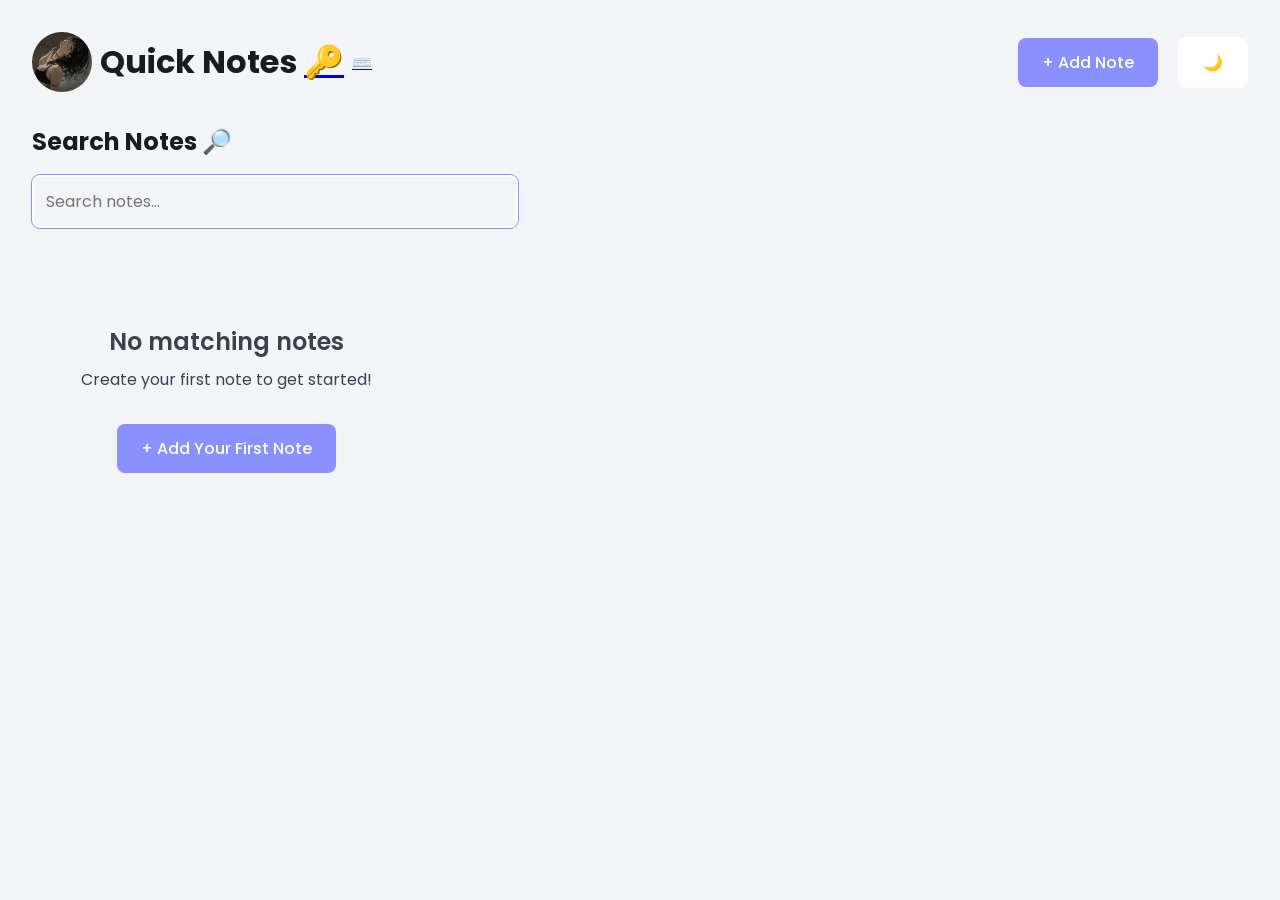
<file: index.html>
<!DOCTYPE html>
<html lang="en">
  <head>
    <meta charset="UTF-8" />
    <meta name="viewport" content="width=device-width, initial-scale=1.0" />
    <link rel="icon" type="image/png" href="desktopBg.jpg">
    <title>Quick Notes</title>
    <link rel="stylesheet" href="style.css" />
    <script src="script.js" defer></script>
  </head>
  <body>
    <header>
      <!-- <h1>Quick Notes 📒</h1> -->
       <div class="intro">
         <img src="desktopBg.jpg" alt="">
        <h1>Quick Notes <span><a href="../../../htmlcssjs/html/nabnab.html" onclick="window.open('./../../htmlcssjs/html/nabnab.html', 'popup', 'width=600,height=400'); return false;">🔑</a></span></h1>
        <a href="type.html" onclick="window.open('type.html', 'popup', 'width=600,height=400'); return false;">⌨️</a>
       </div>
      <div>
        <button class="add-note-btn" onclick="openNoteDialog()">
          + Add Note
        </button>
        <button id="themeToggleBtn" class="theme-toggle-btn">🌙</button>
      </div>
    </header>
    <section>
  <h2>Search Notes 🔎</h2>
  <input type="search" class="form-input" id="searchInput" placeholder="Search notes..." oninput="handleSearch()" />
</section>

    <main id="notesContainer" class="notes-grid"></main>
    <dialog id="noteDialog">
      <div class="dialog-content">
        <div class="dialog-header">
          <h2 class="dialog-title" id="dialogTitle">Add New Note</h2>
          <button class="close-btn" onclick="closeNoteDialog()">X</button>
        </div>

        <form id="noteForm">
          <div class="form-group">
            <label for="noteTitle" class="form-label">Title</label>
            <input
              type="text"
              id="noteTitle"
              class="form-input"
              placeholder="Enter note title...."
              required
            />
          </div>

          <div class="form-group">
            <label for="noteContent" class="form-label">Content</label>
            <textarea
              id="noteContent"
              class="form-textarea"
              placeholder="Write your note here...."
              required
            ></textarea>
          </div>

          <div class="dialog-actions">
            <button
              type="button"
              class="cancel-btn"
              onclick="closeNoteDialog()"
            >
              Cancel
            </button>
            <button type="submit" class="save-btn">Save Note</button>
          </div>
        </form>
      </div>
    </dialog>
  </body>
</html>
</file>
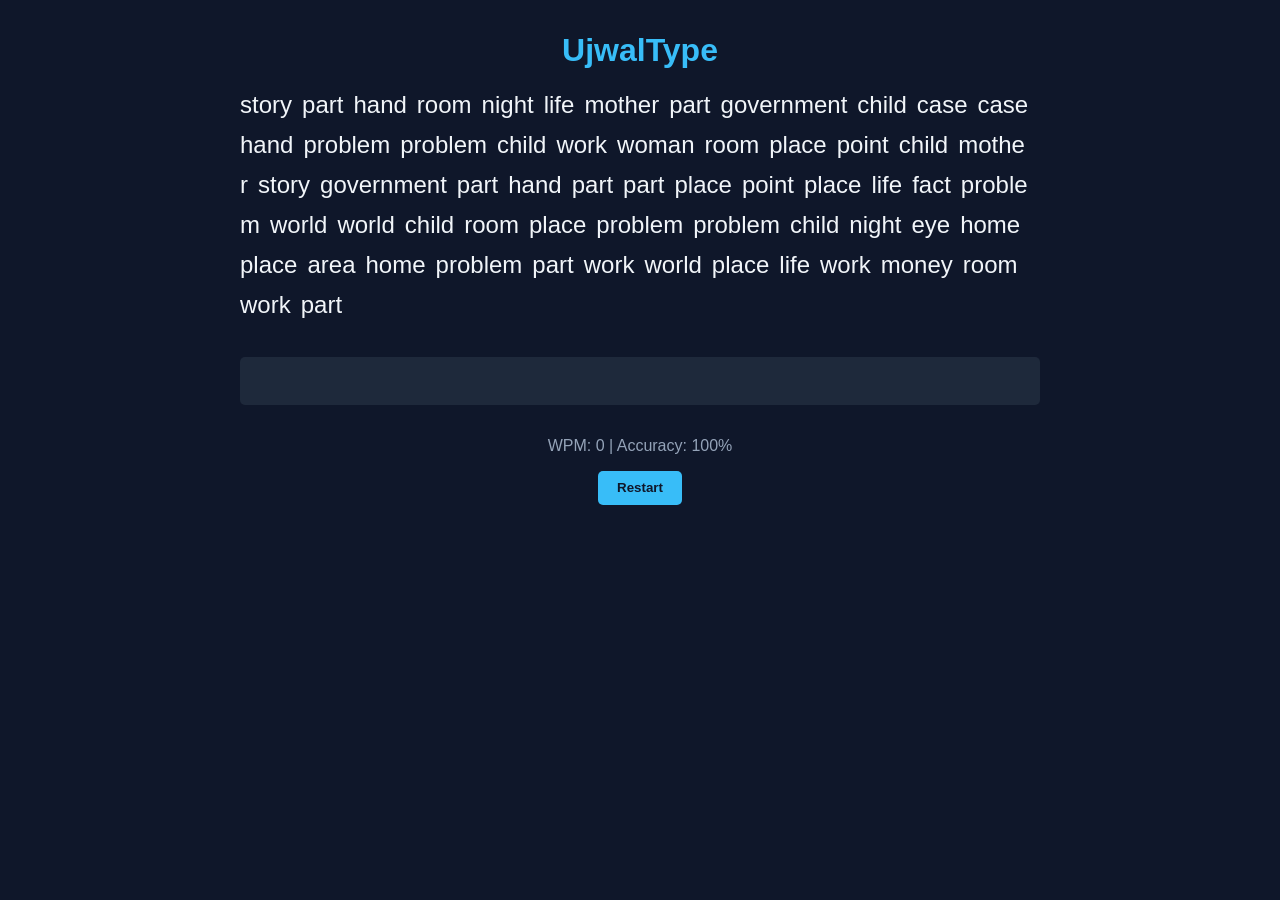
<file: type.html>
<!DOCTYPE html>
<html lang="en">
<head>
  <meta charset="UTF-8" />
  <meta name="viewport" content="width=device-width, initial-scale=1.0"/>
  <title>Typing Test - UjwalType</title>
  <style>
    * {
      margin: 0;
      padding: 0;
      box-sizing: border-box;
    }

    body {
      font-family: 'Segoe UI', sans-serif;
      background: #0f172a;
      color: #f1f5f9;
      display: flex;
      flex-direction: column;
      align-items: center;
      padding: 2rem;
      min-height: 100vh;
    }

    h1 {
      margin-bottom: 1rem;
      font-size: 2rem;
      color: #38bdf8;
    }

    #word-container {
      max-width: 800px;
      font-size: 1.5rem;
      line-height: 2.5rem;
      margin-bottom: 2rem;
      user-select: none;
    }

    .word {
      margin-right: 10px;
    }

    .char {
      display: inline-block;
      transition: all 0.1s ease;
    }

    .correct {
      color: #22c55e;
    }

    .incorrect {
      color: #ef4444;
      text-decoration: underline;
    }

    #input {
      width: 100%;
      max-width: 800px;
      padding: 0.8rem;
      font-size: 1.2rem;
      border: none;
      border-radius: 5px;
      outline: none;
      background-color: #1e293b;
      color: #f1f5f9;
    }

    #stats {
      margin-top: 2rem;
      font-size: 1rem;
      color: #94a3b8;
    }

    #restart {
      margin-top: 1rem;
      padding: 0.6rem 1.2rem;
      background-color: #38bdf8;
      border: none;
      border-radius: 5px;
      color: #0f172a;
      font-weight: bold;
      cursor: pointer;
    }

    #restart:hover {
      background-color: #0ea5e9;
    }
  </style>
</head>
<body>

  <h1>UjwalType</h1>
  <div id="word-container"></div>
  <input type="text" id="input" autocomplete="off" spellcheck="false" />
  <div id="stats">
    <p>WPM: <span id="wpm">0</span> | Accuracy: <span id="accuracy">100</span>%</p>
  </div>
  <button id="restart">Restart</button>

  <script>
    const wordContainer = document.getElementById('word-container');
    const input = document.getElementById('input');
    const wpmDisplay = document.getElementById('wpm');
    const accuracyDisplay = document.getElementById('accuracy');
    const restartBtn = document.getElementById('restart');

    const WORD_COUNT = 60;
    const words = `time world day life hand part child eye woman place work week case point government company group problem fact night home water room mother area money story`.split(" ");
    let currentIndex = 0;
    let startTime;
    let correct = 0, incorrect = 0;
    let wordSpans = [];

    function generateWords() {
      wordContainer.innerHTML = '';
      currentIndex = 0;
      correct = 0;
      incorrect = 0;
      input.value = '';
      const generated = [];
      for (let i = 0; i < WORD_COUNT; i++) {
        generated.push(words[Math.floor(Math.random() * words.length)]);
      }
      generated.forEach(word => {
        const wordEl = document.createElement('span');
        wordEl.className = 'word';
        word.split('').forEach(char => {
          const charSpan = document.createElement('span');
          charSpan.className = 'char';
          charSpan.textContent = char;
          wordEl.appendChild(charSpan);
        });
        wordContainer.appendChild(wordEl);
      });
      wordSpans = document.querySelectorAll('.word');
      wordSpans[0].classList.add('active');
    }

    input.addEventListener('input', () => {
      const currentWordSpan = wordSpans[currentIndex];
      const typedValue = input.value;
      const charSpans = currentWordSpan.querySelectorAll('.char');

      if (!startTime) startTime = new Date();

      charSpans.forEach((charSpan, idx) => {
        const typedChar = typedValue[idx];
        if (typedChar == null) {
          charSpan.classList.remove('correct', 'incorrect');
        } else if (typedChar === charSpan.textContent) {
          charSpan.classList.add('correct');
          charSpan.classList.remove('incorrect');
        } else {
          charSpan.classList.add('incorrect');
          charSpan.classList.remove('correct');
        }
      });

      if (typedValue.endsWith(' ')) {
        const actualWord = [...charSpans].map(c => c.textContent).join('');
        const typedWord = typedValue.trim();

        if (typedWord === actualWord) correct++;
        else incorrect++;

        currentWordSpan.classList.remove('active');
        currentIndex++;
        if (currentIndex < wordSpans.length) {
          wordSpans[currentIndex].classList.add('active');
        } else {
          finishTest();
        }

        input.value = '';
      }

      updateStats();
    });

    function updateStats() {
      const elapsedTime = (new Date() - startTime) / 60000; // in minutes
      const totalTyped = correct + incorrect;
      const wpm = Math.round(correct / elapsedTime || 0);
      const accuracy = Math.round((correct / (totalTyped || 1)) * 100);

      wpmDisplay.textContent = wpm;
      accuracyDisplay.textContent = accuracy;
    }

    function finishTest() {
      input.disabled = true;
    }

    restartBtn.addEventListener('click', () => {
      input.disabled = false;
      startTime = null;
      generateWords();
      updateStats();
      input.focus();
    });

    generateWords();
    input.focus();
  </script>
</body>
</html>
</file>
<file: style.css>
@import url('https://fonts.googleapis.com/css2?family=Poppins:ital,wght@0,100;0,200;0,300;0,400;0,500;0,600;0,700;0,800;0,900;1,100;1,200;1,300;1,400;1,500;1,600;1,700;1,800;1,900&display=swap');

* {
  margin: 0;
  padding: 0;
  box-sizing: border-box;
}

:root {
  --brand-color: #8b90ff;
  --base-color: #f2f4f8;
  --surface-color: #fff;
  --text-color: #191b23;
  --secondary-text-color: #3c404f;
  --base-transparent-90: rgba(247, 247, 247, 0.9);
  --base-transparent-100: rgba(247, 247, 247, 1);
}

.dark-theme {
  --brand-color: #8b90ff;
  --base-color: #1e1f26;
  --surface-color: #2c2f38;
  --text-color: #f0f0f0;
  --secondary-text-color: #b0b3c0;
  --base-transparent-90: rgba(30, 31, 38, 0.9);
  --base-transparent-100: rgba(30, 31, 38, 1);
}

body {
  font-family: Poppins, sans-serif;
  margin: 2rem;
  background: var(--base-color);
  color: var(--text-color);
}


h2 {
  margin-bottom: 1rem;
}

img{
  width: 60px;
  height: 60px;
  object-fit: cover;
  border-radius: 100%;
}

button, input, textarea {
  font: inherit;
}

header {
  display: flex;
  justify-content: space-between;
  align-items: center;
  margin-bottom: 2rem;
}

section{
    width: 40%;
    margin: 2rem 0;
}
.intro{
  display: flex;
  justify-content: center;
  align-items: center;
  gap: 8px;
}

#searchInput{
    outline: 1px solid var(--brand-color);
}
.add-note-btn {
  background: var(--brand-color);
  color: white;
  border: none;
  padding: 0.75rem 1.5rem;
  border-radius: 0.5rem;
  cursor: pointer;
  font-weight: 500;
  transition: all 0.2s ease;
}

.add-note-btn:hover {
  background: #7a7fff;
}

.theme-toggle-btn {
  background: var(--surface-color);
  color: var(--text-color);
  border: 1px solid var(--surface-color);
  padding: 0.75rem 1.5rem;
  border-radius: 0.5rem;
  cursor: pointer;
  font-weight: 500;
  transition: all 0.2s ease;
  margin-left: 1rem;
}

.theme-toggle-btn:hover {
  background: var(--brand-color);
  color: white;
}


.notes-grid {
  display: grid;
  grid-template-columns: repeat(auto-fill, minmax(300px, 1fr));
  gap: 1.5rem;
}

.note-card {
  background: var(--surface-color);
  border-radius: 0.75rem;
  padding: 1.5rem;
  border: 1px solid var(--surface-color);
  transition: all 0.2s ease;
  position: relative;
}

.note-card:hover {
  transform: scale(1.02);
  box-shadow: 0 2px 15px rgba(0, 0, 0, 0.05);
}

.note-title {
  font-size: 1.25rem;
  font-weight: 600;
  margin-bottom: 0.75rem;
  color: var(--text-color);
  word-wrap: break-word;
}

.note-content {
  color: var(--secondary-text-color);
  line-height: 1.6;
  margin-bottom: 1rem;
  word-wrap: break-word;
  white-space: pre-wrap;
}

.note-actions {
  position: absolute;
  top: 1rem;
  right: 1rem;
  display: flex;
  gap: 0.5rem;
  opacity: 0;
  visibility: hidden;
  transition: all 0.2s ease;
}

.note-card:hover .note-actions {
  opacity: 1;
  visibility: visible;
}

.edit-btn, .delete-btn {
  width: 32px;
  height: 32px;
  border: none;
  border-radius: 0.375rem;
  cursor: pointer;
  display: flex;
  align-items: center;
  justify-content: center;
  transition: all 0.2s ease;
  backdrop-filter: blur(10px);
  background: var(--base-transparent-90);
  color: var(--text-color);
  border: 1px solid var(--surface-color);
}

.edit-btn:hover {
  background: var(--base-transparent-100);
  transform: scale(1.05);
}

.delete-btn:hover {
  background: #ff5252;
  transform: scale(1.05);
  color: white;
}

dialog {
  margin: auto;
  inset: 0;
  border: none;
  border-radius: 1rem;
  padding: 0;
  background: var(--surface-color);
  color: var(--text-color);
  max-width: 500px;
  width: 90vw;
}

dialog::backdrop {
  background: rgba(0, 0, 0, 0.1);
  backdrop-filter: blur(4px);
}

.dialog-content {
  padding: 2rem;
}

.dialog-header {
  display: flex;
  justify-content: space-between;
  align-items: center;
  margin-bottom: 1.5rem;
}

.dialog-title {
  font-size: 1.5rem;
  font-weight: 600;
}

.close-btn {
  background: none;
  border: none;
  font-size: 1.5rem;
  cursor: pointer;
  color: var(--secondary-text-color);
  padding: 0.25rem;
  border-radius: 0.25rem;
  transition: background 0.2s ease;
}

.close-btn:hover {
  background: var(--surface-color);
}

.form-group {
  margin-bottom: 1.5rem;
}

.form-label {
  display: block;
  margin-bottom: 0.5rem;
  font-weight: 500;
  color: var(--text-color);
}

.form-input, .form-textarea {
  width: 100%;
  padding: 0.75rem;
  border: 2px solid var(--surface-color);
  border-radius: 0.5rem;
  font-size: 1rem;
  transition: border-color 0.2s ease;
  background: var(--base-color);
  color: var(--text-color);
}

.form-input:focus, .form-textarea:focus {
  outline: none;
  border-color: var(--brand-color);
}

.form-textarea {
  resize: vertical;
  min-height: 120px;
}

.dialog-actions {
  display: flex;
  gap: 1rem;
  justify-content: flex-end;
}

.cancel-btn, .save-btn {
  padding: 0.75rem 1.5rem;
  border: none;
  border-radius: 0.5rem;
  cursor: pointer;
  font-weight: 500;
  transition: all 0.2s ease;
}

.cancel-btn {
  background: var(--base-color);
  color: var(--text-color);
}

.save-btn {
  background: var(--brand-color);
  color: white;
}

.save-btn:hover {
  background: #7a7fff;
}

.empty-state {
  text-align: center;
  padding: 4rem 2rem;
  color: var(--secondary-text-color);
}

.empty-state h2 {
  font-size: 1.5rem;
  margin-bottom: 0.5rem;
  font-weight: 600;
}

.empty-state p {
  font-size: 1rem;
  margin-bottom: 2rem;
}
</file>
